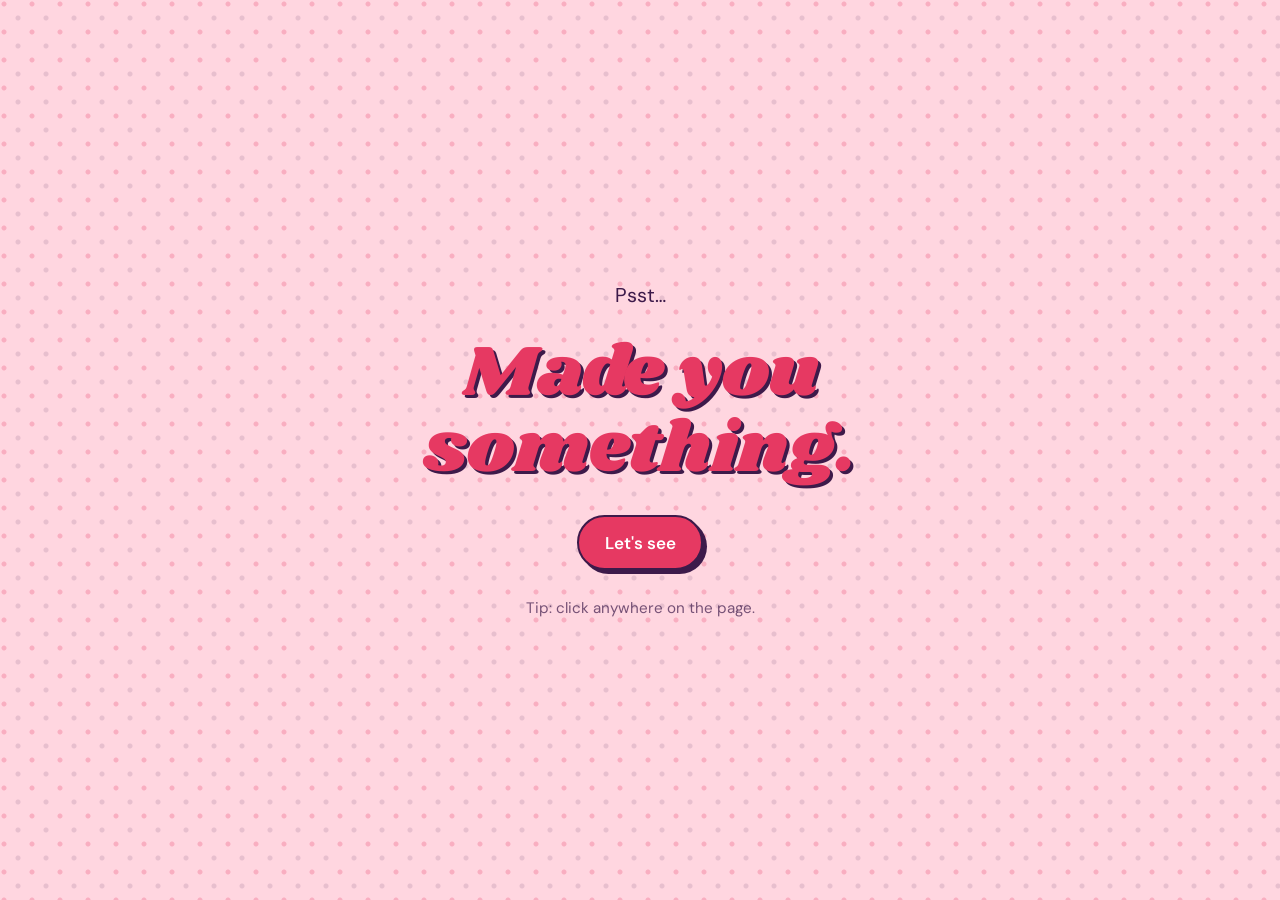
<file: index.html>
<!DOCTYPE html>
<html lang="en">
<head>
  <meta charset="UTF-8">
  <meta name="viewport" content="width=device-width, initial-scale=1">
  <title>Happy birthday!</title>
  <link rel="preconnect" href="https://fonts.googleapis.com">
  <link rel="preconnect" href="https://fonts.gstatic.com" crossorigin>
  <link href="https://fonts.googleapis.com/css2?family=Shrikhand&family=DM+Sans:opsz,wght@9..40,400;9..40,600;9..40,700&display=swap" rel="stylesheet">
  <link rel="stylesheet" href="style.css">
</head>
<body data-page="home">
  <canvas id="confetti" aria-hidden="true"></canvas>
  <div id="pops" aria-hidden="true"></div>

  <main>
    <!-- 1. Intro: no name here -->
    <section class="scene" id="intro">
      <p class="lead">Psst…</p>
      <h1 class="display intro-title">Made you something.</h1>
      <button class="btn" id="startBtn">Let's see</button>
      <p class="tip">Tip: click anywhere on the page.</p>
    </section>

    <!-- 2a. Pop the balloons (spells her real name) -->
    <section class="scene hidden" id="balloonScene">
      <p class="hint" id="balloonHint"></p>
      <div class="balloons" id="balloons"></div>
    </section>

    <!-- 2b. Scratch card (uses her real name) -->
    <section class="scene hidden" id="scratchScene">
      <p class="hint">You've got a lucky day today, <span class="real-name"></span>. Scratch to see.</p>
      <div class="ticket" id="ticket">
        <div class="ticket-prize">
          <p class="ticket-label">Today's prize</p>
          <p class="display ticket-text">Happy birthday, <span class="nickname"></span>!</p>
        </div>
        <canvas id="scratch" aria-hidden="true"></canvas>
      </div>
      <button class="link-btn" id="revealBtn">Can't scratch? Reveal it</button>
    </section>

    <!-- 2c. Unwrap the box -->
    <section class="scene hidden" id="boxScene">
      <p class="hint">This box has been shaking all morning. Better open it.</p>
      <div class="box" id="box" aria-hidden="true">
        <div class="bow"><span></span><span></span></div>
        <div class="lid"></div>
        <div class="base"></div>
      </div>
      <button class="btn" id="ribbonBtn">Pull the ribbon</button>
    </section>

    <!-- 3. The party (uses her nickname) -->
    <section class="scene hidden" id="party">
      <h1 class="display big" id="bigTitle"></h1>
      <a class="btn gift-btn" href="gift.html" target="_blank" rel="noopener">Claim your gift</a>
      <div class="actions">
        <button class="btn ghost" id="songBtn">Play the song</button>
        <button class="btn ghost" id="againBtn">Start again</button>
      </div>
    </section>
  </main>

  <script src="script.js"></script>
</body>
</html>
</file>
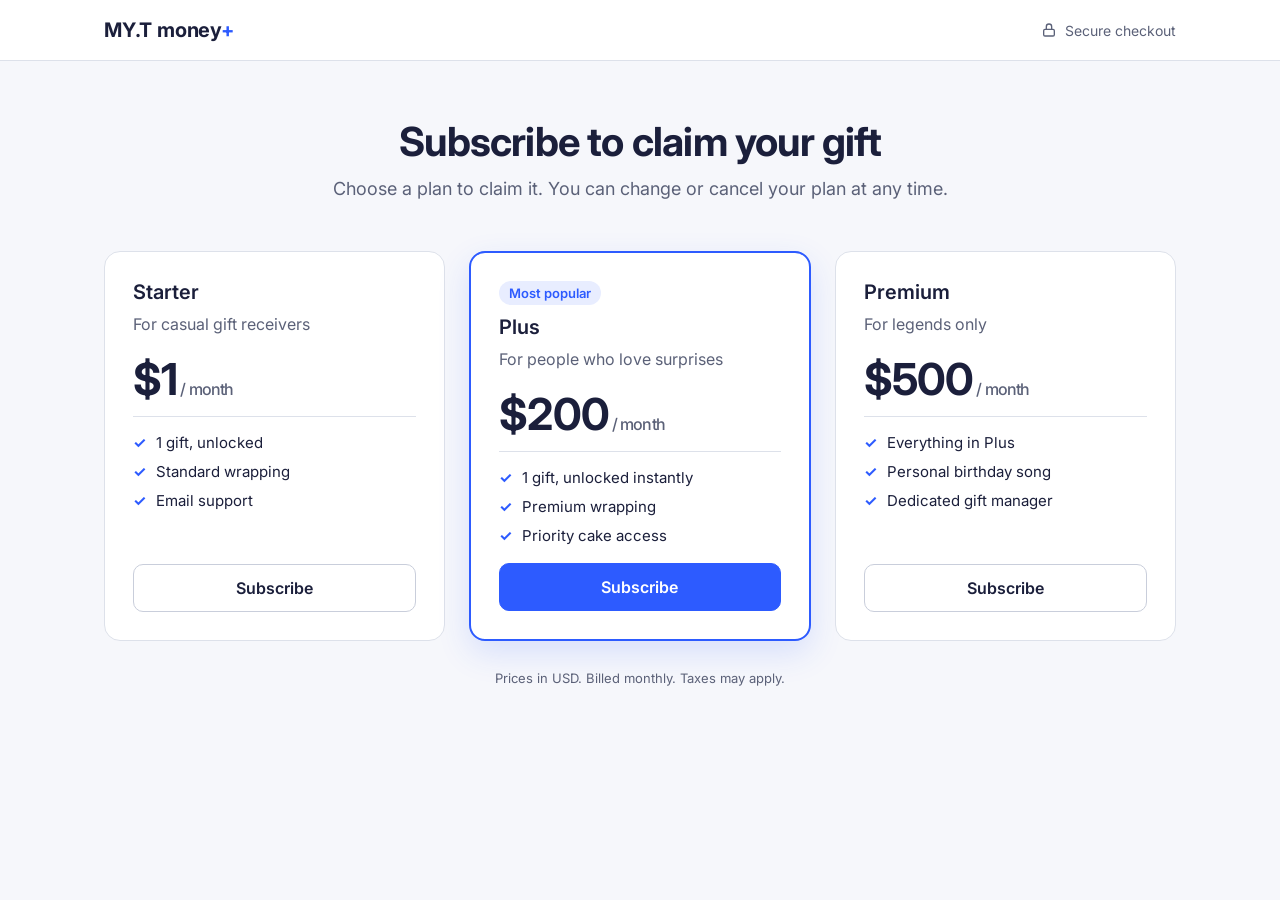
<file: gift.html>
<!DOCTYPE html>
<html lang="en">
<head>
  <meta charset="UTF-8">
  <meta name="viewport" content="width=device-width, initial-scale=1">
  <title>Money+ | Checkout</title>
  <link rel="preconnect" href="https://fonts.googleapis.com">
  <link rel="preconnect" href="https://fonts.gstatic.com" crossorigin>
  <link href="https://fonts.googleapis.com/css2?family=Inter:wght@400;500;600;700&family=Shrikhand&family=DM+Sans:opsz,wght@9..40,400;9..40,600;9..40,700&display=swap" rel="stylesheet">
  <link rel="stylesheet" href="style.css">
</head>
<body data-page="gift" class="checkout">
  <canvas id="confetti" aria-hidden="true"></canvas>

  <header class="co-bar">
    <div class="co-inner">
      <span class="co-brand">MY.T money<span>+</span></span>
      <span class="co-secure">
        <svg aria-hidden="true" width="16" height="16" viewBox="0 0 24 24" fill="none" stroke="currentColor" stroke-width="2"><rect x="4" y="11" width="16" height="10" rx="2"></rect><path d="M8 11V7a4 4 0 0 1 8 0v4"></path></svg>
        Secure checkout
      </span>
    </div>
  </header>

  <main class="co-main">
    <section class="co-plans" id="plansView">
      <h1>Subscribe to claim your gift</h1>
      <p class="co-sub">Choose a plan to claim it. You can change or cancel your plan at any time.</p>

      <div class="co-grid">
        <article class="co-plan">
          <h2>Starter</h2>
          <p class="co-muted">For casual gift receivers</p>
          <p class="co-price">$1<span> / month</span></p>
          <ul>
            <li>1 gift, unlocked</li>
            <li>Standard wrapping</li>
            <li>Email support</li>
          </ul>
          <button class="co-btn">Subscribe</button>
        </article>

        <article class="co-plan hot">
          <span class="co-tag">Most popular</span>
          <h2>Plus</h2>
          <p class="co-muted">For people who love surprises</p>
          <p class="co-price">$200<span> / month</span></p>
          <ul>
            <li>1 gift, unlocked instantly</li>
            <li>Premium wrapping</li>
            <li>Priority cake access</li>
          </ul>
          <button class="co-btn">Subscribe</button>
        </article>

        <article class="co-plan">
          <h2>Premium</h2>
          <p class="co-muted">For legends only</p>
          <p class="co-price">$500<span> / month</span></p>
          <ul>
            <li>Everything in Plus</li>
            <li>Personal birthday song</li>
            <li>Dedicated gift manager</li>
          </ul>
          <button class="co-btn">Subscribe</button>
        </article>
      </div>

      <p class="co-small">Prices in USD. Billed monthly. Taxes may apply.</p>
    </section>
  </main>

  <!-- Monkey pop-up: shows first, fades after 3 seconds -->
  <div class="monkey" id="monkey" hidden>
    <img src="monkey.jpg" alt="An orangutan with an orange ball on its nose, looking very unimpressed">
  </div>

  <!-- The gotcha -->
  <div class="overlay" id="overlay" hidden>
    <div class="modal" role="dialog" aria-modal="true" aria-labelledby="gotTitle">
      <h2 class="display gotcha" id="gotTitle" tabindex="-1">Gotcha!</h2>
      <p>There's no subscription and no checkout.</p>
      <p class="real-gift" id="realGift"></p>
      <a class="btn" href="index.html#party">Back to the party</a>
    </div>
  </div>

  <script src="script.js"></script>
</body>
</html>
</file>
<file: style.css>
:root {
  --blush: #FFD6E0;
  --plum: #3D1A4A;
  --cherry: #E63962;
  --mint: #BFE8D4;
  --butter: #FFF1B5;
  --flame: #FFB627;
  --white: #FFFFFF;
  color-scheme: light;
}

* { box-sizing: border-box; margin: 0; padding: 0; }
html, body { min-height: 100%; }

body {
  font-family: "DM Sans", system-ui, -apple-system, "Segoe UI", sans-serif;
  color: var(--plum);
  background-color: var(--blush);
  background-image:
    radial-gradient(circle at 4px 4px, rgba(230, 57, 98, .25) 2px, transparent 3px),
    radial-gradient(circle at 18px 18px, rgba(61, 26, 74, .12) 2px, transparent 3px);
  background-size: 28px 28px;
  overflow-x: hidden;
}

#confetti { position: fixed; inset: 0; width: 100%; height: 100%; pointer-events: none; z-index: 50; }
#pops { position: fixed; inset: 0; pointer-events: none; z-index: 40; overflow: hidden; }

main { min-height: 100vh; display: grid; place-items: center; padding: 2rem 1.25rem; }

.scene {
  display: flex;
  flex-direction: column;
  align-items: center;
  gap: 1.75rem;
  width: 100%;
  max-width: 44rem;
  text-align: center;
  animation: enter .6s ease both;
}
.hidden { display: none; }
@keyframes enter {
  from { opacity: 0; transform: translateY(12px); }
  to   { opacity: 1; transform: none; }
}

/* ---------- type ---------- */
.lead { font-size: 1.25rem; }
.tip { font-size: .95rem; opacity: .7; }
.hint { font-size: 1.2rem; max-width: 30rem; }

.display {
  font-family: "Shrikhand", Georgia, serif;
  font-weight: 400;
  line-height: 1.05;
  color: var(--cherry);
  text-shadow: 3px 3px 0 var(--plum);
}
.intro-title { font-size: clamp(2.5rem, 8vw, 4.5rem); }
.big { font-size: clamp(3rem, 11vw, 6.5rem); }
.big .word { display: inline-block; white-space: nowrap; }
.big .ch { display: inline-block; animation: hop .9s cubic-bezier(.3, 1.6, .5, 1) both; }
@keyframes hop {
  0%   { opacity: 0; transform: translateY(40px) rotate(-10deg); }
  100% { opacity: 1; transform: none; }
}

/* ---------- buttons ---------- */
.btn {
  display: inline-flex;
  align-items: center;
  justify-content: center;
  min-height: 48px;
  padding: .9rem 1.6rem;
  border: 2px solid var(--plum);
  border-radius: 999px;
  background: var(--cherry);
  color: var(--white);
  font: 600 1.0625rem "DM Sans", system-ui, sans-serif;
  text-decoration: none;
  cursor: pointer;
  box-shadow: 4px 4px 0 var(--plum);
  transition: transform .15s, box-shadow .15s;
}
.btn:hover  { transform: translate(-2px, -2px); box-shadow: 6px 6px 0 var(--plum); }
.btn:active { transform: translate(2px, 2px);   box-shadow: 2px 2px 0 var(--plum); }
.btn:disabled { opacity: .6; cursor: default; transform: none; }
.btn.ghost { background: var(--white); color: var(--plum); }
.btn:focus-visible, .link-btn:focus-visible, .balloon:focus-visible { outline: 3px solid var(--flame); outline-offset: 4px; }

.gift-btn {
  padding: 1.1rem 2.4rem;
  font-size: 1.3rem;
  box-shadow: 6px 6px 0 var(--plum);
  animation: wiggle 2.4s ease-in-out infinite;
}
@keyframes wiggle {
  0%, 80%, 100% { transform: rotate(0); }
  84% { transform: rotate(-4deg) scale(1.05); }
  88% { transform: rotate(4deg) scale(1.05); }
  92% { transform: rotate(-3deg); }
  96% { transform: rotate(2deg); }
}
.actions { display: flex; flex-wrap: wrap; justify-content: center; gap: 1rem; }

.link-btn {
  min-height: 44px;
  padding: .5rem;
  border: 0;
  background: none;
  color: var(--plum);
  font: 600 1rem "DM Sans", sans-serif;
  text-decoration: underline;
  cursor: pointer;
}

/* ---------- 2a. balloons ---------- */
.balloons {
  display: flex;
  flex-wrap: wrap;
  justify-content: center;
  gap: clamp(12px, 3vw, 36px);
}
.balloon-slot {
  width: clamp(52px, 13vw, 104px);
  height: 330px;
  display: flex;
  flex-direction: column;
  align-items: center;
  justify-content: flex-end;
}
.balloon-slot.popped { justify-content: center; }
.balloon {
  width: 100%;
  aspect-ratio: 100 / 124;
  padding: 0;
  border: 3px solid var(--plum);
  border-radius: 50% 50% 48% 48% / 56% 56% 44% 44%;
  background: radial-gradient(circle at 32% 28%, rgba(255, 255, 255, .7) 0 10%, transparent 11%), var(--c);
  box-shadow: 5px 5px 0 var(--plum);
  cursor: pointer;
  animation: bob 3s ease-in-out infinite;
  animation-delay: var(--d);
}
.balloon:hover { filter: brightness(1.05); }
.knot {
  width: 0;
  height: 0;
  margin-top: -3px;
  border-left: 8px solid transparent;
  border-right: 8px solid transparent;
  border-bottom: 12px solid var(--plum);
}
.string { width: 2px; height: 120px; background: var(--plum); }
@keyframes bob { 50% { transform: translateY(-14px) rotate(var(--t)); } }

.letter {
  width: 100%;
  aspect-ratio: 100 / 120;
  display: grid;
  place-items: center;
  border: 3px solid var(--plum);
  border-radius: 18px;
  background: var(--white);
  box-shadow: 5px 5px 0 var(--plum);
  color: var(--cherry);
  font: 400 clamp(2rem, 7vw, 4rem) "Shrikhand", Georgia, serif;
  animation: pop-in .5s cubic-bezier(.34, 1.56, .64, 1) both;
}
@keyframes pop-in {
  from { transform: scale(0) rotate(-20deg); }
  to   { transform: none; }
}

/* ---------- 2b. scratch card ---------- */
.ticket {
  position: relative;
  width: min(640px, 100%);
  aspect-ratio: 640 / 340;
  border: 3px solid var(--plum);
  border-radius: 24px;
  background: var(--white);
  box-shadow: 8px 8px 0 var(--plum);
  overflow: hidden;
  rotate: -1.5deg;
  touch-action: none;
}
.ticket-prize {
  position: absolute;
  inset: 0;
  display: flex;
  flex-direction: column;
  align-items: center;
  justify-content: center;
  gap: .5rem;
  padding: 1.5rem;
}
.ticket-label { font-weight: 600; font-size: 1.1rem; }
.ticket-text { font-size: clamp(1.9rem, 7vw, 4rem); }
#scratch {
  position: absolute;
  inset: 0;
  width: 100%;
  height: 100%;
  cursor: crosshair;
  transition: opacity .7s;
}
#scratch.gone { opacity: 0; pointer-events: none; }

/* ---------- 2c. gift box ---------- */
.box {
  position: relative;
  width: min(300px, 70vw);
  margin-top: 3rem;
  display: flex;
  flex-direction: column;
  align-items: center;
  animation: shake 2.2s ease-in-out infinite;
}
@keyframes shake {
  0%, 70%, 100% { transform: rotate(0); }
  74% { transform: rotate(-5deg); }
  78% { transform: rotate(5deg); }
  82% { transform: rotate(-4deg); }
  86% { transform: rotate(3deg); }
  90% { transform: rotate(0); }
}
.bow {
  position: relative;
  z-index: 3;
  display: flex;
  margin-bottom: -6px;
  transition: transform .9s cubic-bezier(.34, 1.56, .64, 1), opacity .9s;
}
.bow span { display: block; width: 64px; height: 48px; border: 3px solid var(--plum); background: var(--flame); }
.bow span:first-child { border-radius: 50% 50% 10% 50%; transform: rotate(-20deg); }
.bow span:last-child  { border-radius: 50% 50% 50% 10%; transform: rotate(20deg); }
.lid {
  position: relative;
  z-index: 2;
  width: 107%;
  height: 64px;
  border: 3px solid var(--plum);
  border-radius: 12px;
  background:
    linear-gradient(90deg, transparent calc(50% - 17px), var(--flame) calc(50% - 17px) calc(50% + 17px), transparent calc(50% + 17px)),
    var(--cherry);
  box-shadow: 5px 5px 0 var(--plum);
  transition: transform .9s cubic-bezier(.34, 1.56, .64, 1), opacity .9s;
}
.base {
  width: 100%;
  height: 210px;
  margin-top: -3px;
  border: 3px solid var(--plum);
  border-radius: 10px;
  background:
    linear-gradient(90deg, transparent calc(50% - 17px), var(--flame) calc(50% - 17px) calc(50% + 17px), transparent calc(50% + 17px)),
    repeating-linear-gradient(45deg, var(--cherry) 0 18px, #F25C7E 18px 36px);
  box-shadow: 8px 8px 0 var(--plum);
}
.box.open { animation: none; }
.box.open .bow { transform: translate(-140px, -240px) rotate(-70deg); opacity: 0; }
.box.open .lid { transform: translate(70px, -280px) rotate(40deg); opacity: 0; }

/* ---------- name pops ---------- */
.pop {
  position: absolute;
  translate: -50% -50%;
  padding: .25rem 1rem .4rem;
  border: 3px solid var(--plum);
  border-radius: 999px;
  box-shadow: 4px 4px 0 var(--plum);
  color: var(--cherry);
  white-space: nowrap;
  font: 400 clamp(1.3rem, 4vw, 2.2rem) "Shrikhand", Georgia, serif;
  animation: popup 1.5s cubic-bezier(.34, 1.56, .64, 1) forwards;
}
@keyframes popup {
  0%   { transform: scale(0) rotate(var(--r)); }
  15%  { transform: scale(1.15) rotate(var(--r)); }
  25%  { transform: scale(1) rotate(var(--r)); }
  70%  { opacity: 1; }
  100% { transform: translateY(-130px) scale(.9) rotate(var(--r)); opacity: 0; }
}

/* =========================================================
   CHECKOUT (gift.html): deliberately looks like a real store
   ========================================================= */
.checkout {
  background: #F6F7FB;
  background-image: none;
  color: #1B1F3B;
  font-family: "Inter", system-ui, -apple-system, "Segoe UI", sans-serif;
}
.co-bar { background: #FFFFFF; border-bottom: 1px solid #DDE1EA; }
.co-inner {
  max-width: 1120px;
  margin: 0 auto;
  padding: 18px 24px;
  display: flex;
  justify-content: space-between;
  align-items: center;
}
.co-brand { font-weight: 700; font-size: 20px; letter-spacing: -.01em; }
.co-brand span { color: #2D5BFF; }
.co-secure { display: inline-flex; align-items: center; gap: 8px; font-size: 14px; color: #5B6178; }

.co-main {
  display: block;
  min-height: auto;
  max-width: 1120px;
  margin: 0 auto;
  padding: 56px 24px 80px;
}
.co-muted { color: #5B6178; }
.co-small { font-size: 13px; line-height: 1.5; color: #5B6178; }

.co-plans { display: flex; flex-direction: column; align-items: center; gap: 12px; text-align: center; }
.co-plans[hidden], .co-pay[hidden] { display: none; }
.co-plans h1 { font-size: clamp(28px, 4vw, 40px); font-weight: 700; letter-spacing: -.02em; }
.co-sub { font-size: 18px; color: #5B6178; }

.co-grid {
  width: 100%;
  margin: 40px 0 16px;
  display: grid;
  grid-template-columns: repeat(3, minmax(0, 1fr));
  gap: 24px;
  align-items: stretch;
  text-align: left;
}
.co-plan {
  display: flex;
  flex-direction: column;
  gap: 10px;
  padding: 28px;
  border: 1px solid #DDE1EA;
  border-radius: 16px;
  background: #FFFFFF;
}
.co-plan.hot { border: 2px solid #2D5BFF; box-shadow: 0 12px 32px rgba(45, 91, 255, .15); }
.co-tag {
  align-self: flex-start;
  padding: 4px 10px;
  border-radius: 999px;
  background: #E8EDFF;
  color: #2D5BFF;
  font-size: 13px;
  font-weight: 600;
}
.co-plan h2 { font-size: 20px; font-weight: 600; }
.co-price { margin-top: 8px; font-size: 44px; font-weight: 700; letter-spacing: -.02em; }
.co-price span, .co-per { font-size: 16px; font-weight: 500; color: #5B6178; }
.co-plan ul {
  flex: 1;
  list-style: none;
  display: flex;
  flex-direction: column;
  gap: 10px;
  padding-top: 16px;
  border-top: 1px solid #DDE1EA;
  font-size: 15px;
}
.co-plan li::before { content: "✓"; margin-right: 10px; color: #2D5BFF; font-weight: 700; }

.co-btn, .co-pay-btn {
  min-height: 48px;
  margin-top: 8px;
  border: 1px solid #C9CEDB;
  border-radius: 10px;
  background: #FFFFFF;
  color: #1B1F3B;
  font: 600 16px "Inter", system-ui, sans-serif;
  cursor: pointer;
}
.co-btn:hover { border-color: #2D5BFF; }
.co-plan.hot .co-btn, .co-pay-btn { background: #2D5BFF; border-color: #2D5BFF; color: #FFFFFF; }
.co-pay-btn:hover, .co-plan.hot .co-btn:hover { background: #1F47E0; }
.co-btn:focus-visible, .co-pay-btn:focus-visible, .co-back:focus-visible { outline: 2px solid #2D5BFF; outline-offset: 2px; }

.co-pay { display: flex; flex-wrap: wrap; gap: 48px; align-items: flex-start; }
.co-summary { flex: 1 1 340px; min-width: 0; display: flex; flex-direction: column; gap: 20px; }
.co-back {
  align-self: flex-start;
  min-height: 44px;
  padding: 8px 0;
  border: 0;
  background: none;
  color: #2D5BFF;
  font: 500 15px "Inter", sans-serif;
  cursor: pointer;
}
.co-total { font-size: 48px; font-weight: 700; letter-spacing: -.02em; }
.co-lines {
  display: flex;
  flex-direction: column;
  gap: 14px;
  padding: 20px 0;
  border-top: 1px solid #DDE1EA;
  border-bottom: 1px solid #DDE1EA;
  font-size: 15px;
}
.co-lines div, .co-due { display: flex; justify-content: space-between; gap: 1rem; }
.co-due { font-size: 17px; font-weight: 600; }

.co-form {
  flex: 1 1 420px;
  min-width: 0;
  display: flex;
  flex-direction: column;
  gap: 20px;
  padding: 32px;
  border: 1px solid #DDE1EA;
  border-radius: 16px;
  background: #FFFFFF;
}
.co-form h2 { font-size: 22px; font-weight: 600; }
.co-field { display: flex; flex-direction: column; gap: 6px; }
.co-field label { font-size: 14px; font-weight: 500; }
.co-field input, .co-field select {
  width: 100%;
  min-height: 44px;
  padding: 0 12px;
  border: 1px solid #C9CEDB;
  border-radius: 8px;
  background: #FFFFFF;
  color: #1B1F3B;
  font: 400 16px "Inter", system-ui, sans-serif;
}
.co-field input:focus, .co-field select:focus { outline: 2px solid #2D5BFF; outline-offset: -1px; }
.co-cardbox { border: 1px solid #C9CEDB; border-radius: 8px; overflow: hidden; }
.co-cardbox input { border: 0; border-radius: 0; }
.co-cardbox > input { border-bottom: 1px solid #C9CEDB; }
.co-row { display: grid; grid-template-columns: repeat(2, minmax(0, 1fr)); }
.co-row input:first-child { border-right: 1px solid #C9CEDB; }

@media (max-width: 860px) {
  .co-grid { grid-template-columns: 1fr; }
}

/* ---------- gotcha modal (pink party style) ---------- */
.overlay {
  position: fixed;
  inset: 0;
  z-index: 30;
  display: grid;
  place-items: center;
  padding: 1.25rem;
  background: rgba(61, 26, 74, .6);
}
.overlay[hidden] { display: none; }
.modal {
  width: 100%;
  max-width: 32rem;
  display: flex;
  flex-direction: column;
  align-items: flex-start;
  gap: 1.1rem;
  padding: 2.25rem;
  border: 3px solid var(--plum);
  border-radius: 24px;
  background: var(--white);
  color: var(--plum);
  box-shadow: 10px 10px 0 var(--plum);
  font-family: "DM Sans", system-ui, sans-serif;
  font-size: 1.125rem;
  line-height: 1.55;
  rotate: -1deg;
}
.got-kicker { font-weight: 700; }
.gotcha {
  font-size: clamp(2.6rem, 9vw, 3.8rem);
  outline: none;
  animation: wobble .9s cubic-bezier(.34, 1.56, .64, 1) both;
}
@keyframes wobble {
  0%   { transform: scale(0) rotate(-20deg); }
  60%  { transform: scale(1.1) rotate(4deg); }
  100% { transform: none; }
}
.real-gift {
  width: 100%;
  padding: 1rem;
  border: 3px solid var(--plum);
  border-radius: 16px;
  background: var(--butter);
  font-weight: 700;
}

@media (prefers-reduced-motion: reduce) {
  *, *::before, *::after {
    animation-duration: .01ms !important;
    animation-iteration-count: 1 !important;
    transition-duration: .01ms !important;
  }
}

/* ---------- monkey pop-up (gift page) ---------- */
.monkey {
  position: fixed;
  inset: 0;
  z-index: 60;
  display: grid;
  place-items: center;
  padding: 1.25rem;
  background: rgba(61, 26, 74, .6);
  transition: opacity .6s ease;
}
.monkey[hidden] { display: none; }
.monkey.fade { opacity: 0; }
.monkey img {
  width: min(560px, 90vw);
  height: auto;
  border: 4px solid var(--plum);
  border-radius: 24px;
  box-shadow: 10px 10px 0 var(--plum);
  animation: monkey-in .5s cubic-bezier(.34, 1.56, .64, 1) both;
}
@keyframes monkey-in {
  from { transform: scale(.3) rotate(-12deg); }
  to   { transform: none; }
}
</file>
